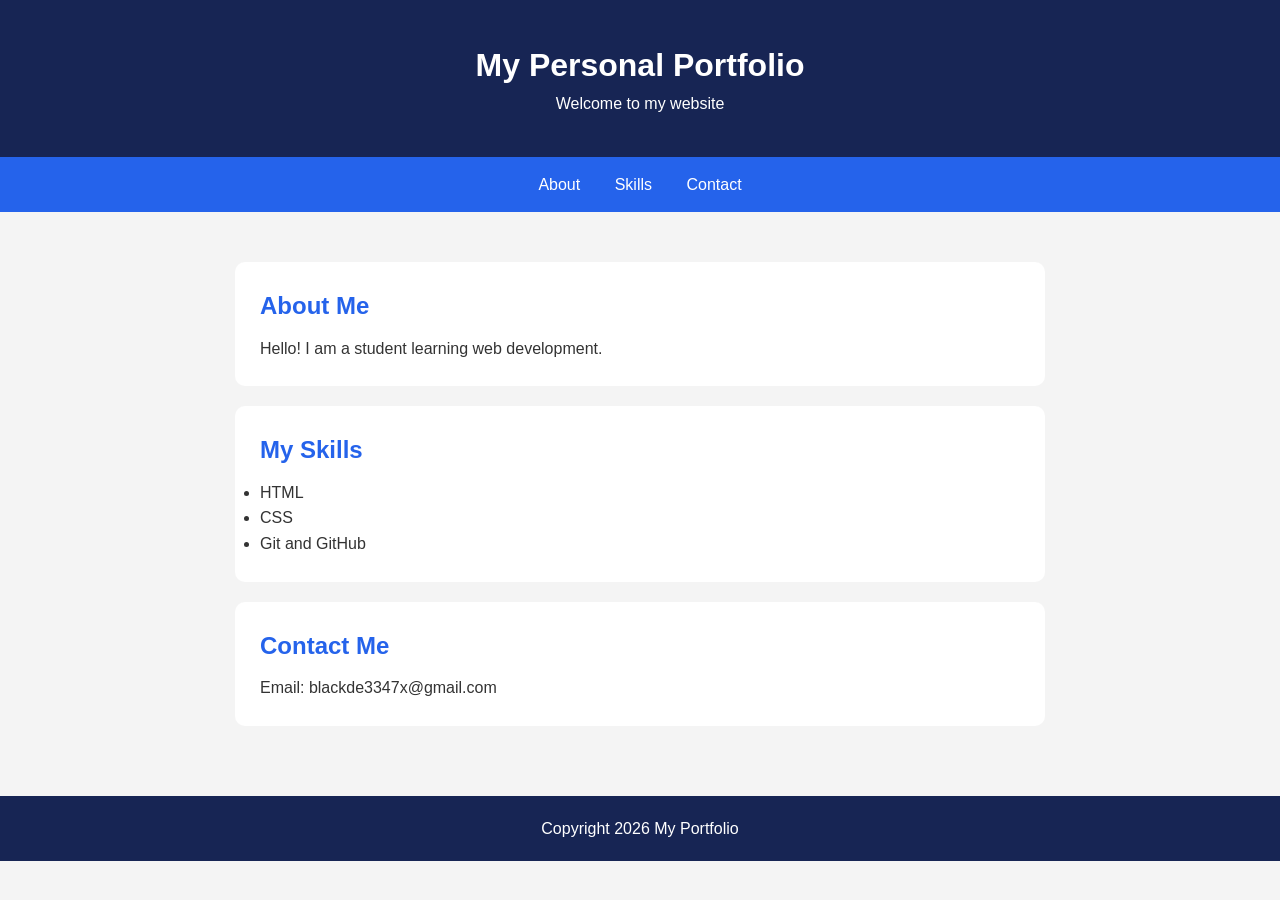
<file: P1/index.html>
<!DOCTYPE html>
<html lang="en">
<head>
    <meta charset="UTF-8">
    <meta name="viewport" content="width=device-width, initial-scale=1.0">
    <title>My Portfolio</title>
    <link rel="stylesheet" href="style.css">
</head>
<body>

    <header>
        <h1>My Personal Portfolio</h1>
        <p>Welcome to my website</p>
    </header>

    <nav>
        <a href="#about">About</a>
        <a href="#skills">Skills</a>
        <a href="#contact">Contact</a>
    </nav>

    <main>
        <section id="about">
            <h2>About Me</h2>
            <p>Hello! I am a student learning web development.</p>
        </section>

        <section id="skills">
            <h2>My Skills</h2>
            <ul>
                <li>HTML</li>
                <li>CSS</li>
                <li>Git and GitHub</li>
            </ul>
        </section>

        <section id="contact">
            <h2>Contact Me</h2>
            <p>Email: blackde3347x@gmail.com</p>
        </section>
    </main>

    <footer>
        <p>Copyright 2026 My Portfolio</p>
    </footer>

</body>
</html>
</file>
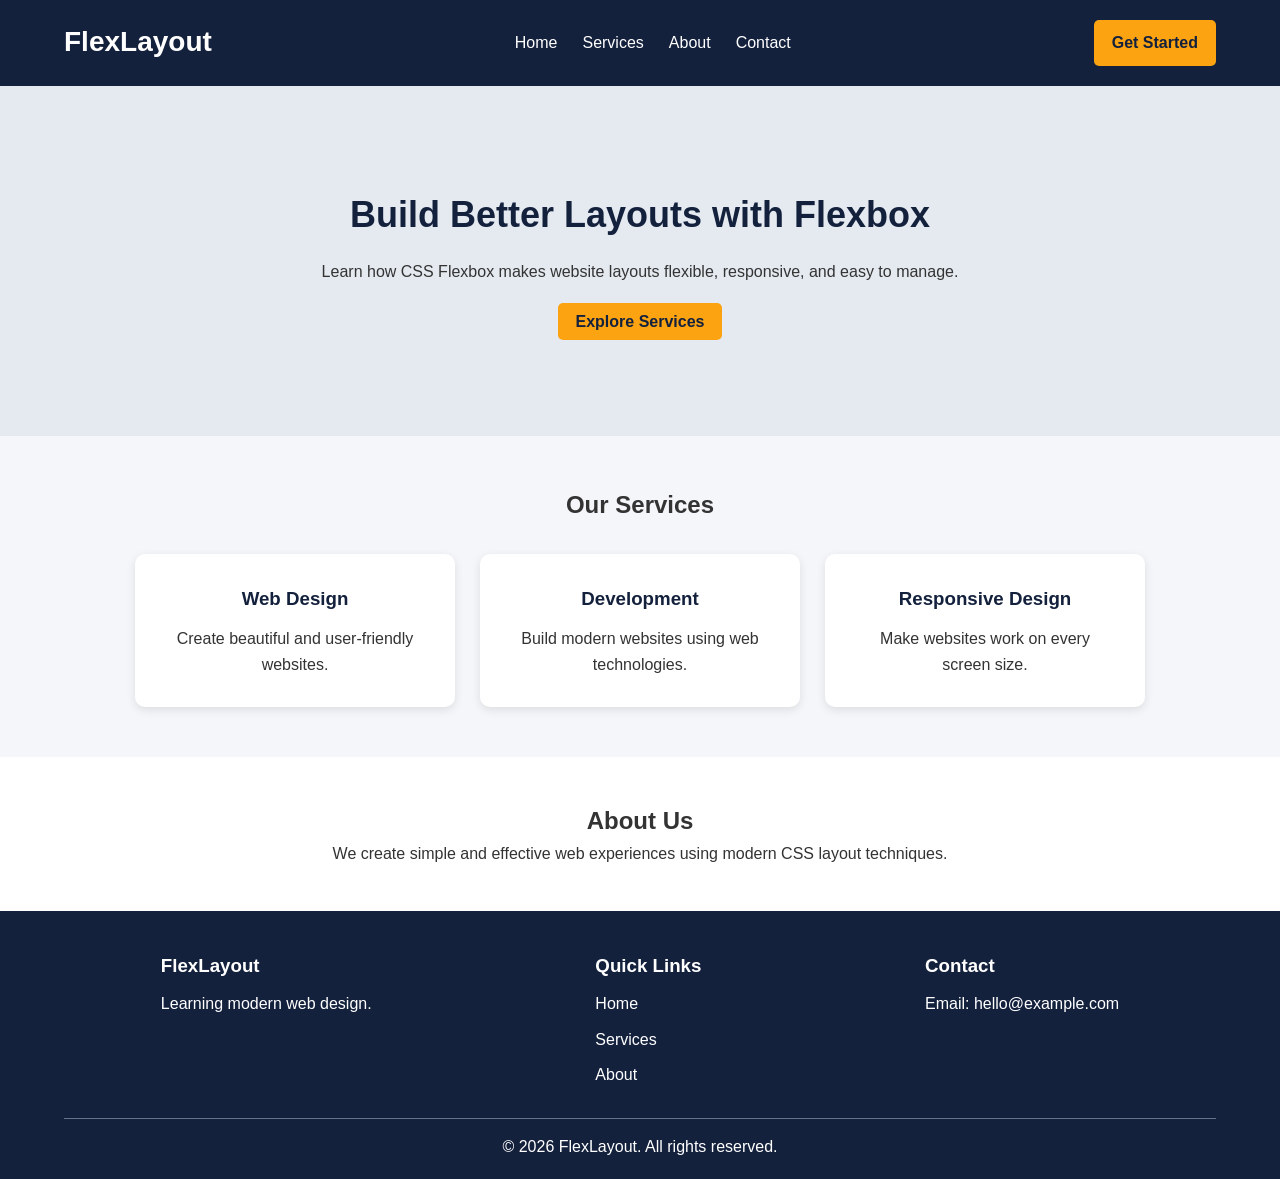
<file: P10/index.html>
<!DOCTYPE html>
<html lang="en">
<head>
    <meta charset="UTF-8">
    <meta name="viewport" content="width=device-width, initial-scale=1.0">
    <title>Advanced Flexbox Layout</title>
    <link rel="stylesheet" href="style.css">
</head>
<body>

    <header class="header">
        <div class="logo">
            <h1>FlexLayout</h1>
        </div>

        <nav class="navbar">
            <a href="#home">Home</a>
            <a href="#services">Services</a>
            <a href="#about">About</a>
            <a href="#contact">Contact</a>
        </nav>

        <a href="#contact" class="header-button">Get Started</a>
    </header>

    <main>
        <section id="home" class="hero">
            <div class="hero-content">
                <h2>Build Better Layouts with Flexbox</h2>
                <p>
                    Learn how CSS Flexbox makes website layouts
                    flexible, responsive, and easy to manage.
                </p>
                <a href="#services" class="button">Explore Services</a>
            </div>
        </section>

        <section id="services" class="services">
            <h2>Our Services</h2>

            <div class="service-container">
                <article class="service-card">
                    <h3>Web Design</h3>
                    <p>Create beautiful and user-friendly websites.</p>
                </article>

                <article class="service-card">
                    <h3>Development</h3>
                    <p>Build modern websites using web technologies.</p>
                </article>

                <article class="service-card">
                    <h3>Responsive Design</h3>
                    <p>Make websites work on every screen size.</p>
                </article>
            </div>
        </section>

        <section id="about" class="about">
            <h2>About Us</h2>
            <p>
                We create simple and effective web experiences
                using modern CSS layout techniques.
            </p>
        </section>
    </main>

    <footer id="contact" class="footer">
        <div class="footer-section">
            <h3>FlexLayout</h3>
            <p>Learning modern web design.</p>
        </div>

        <div class="footer-section">
            <h3>Quick Links</h3>
            <a href="#home">Home</a>
            <a href="#services">Services</a>
            <a href="#about">About</a>
        </div>

        <div class="footer-section">
            <h3>Contact</h3>
            <p>Email: hello@example.com</p>
        </div>

        <div class="copyright">
            <p>&copy; 2026 FlexLayout. All rights reserved.</p>
        </div>
    </footer>

</body>
</html>
</file>
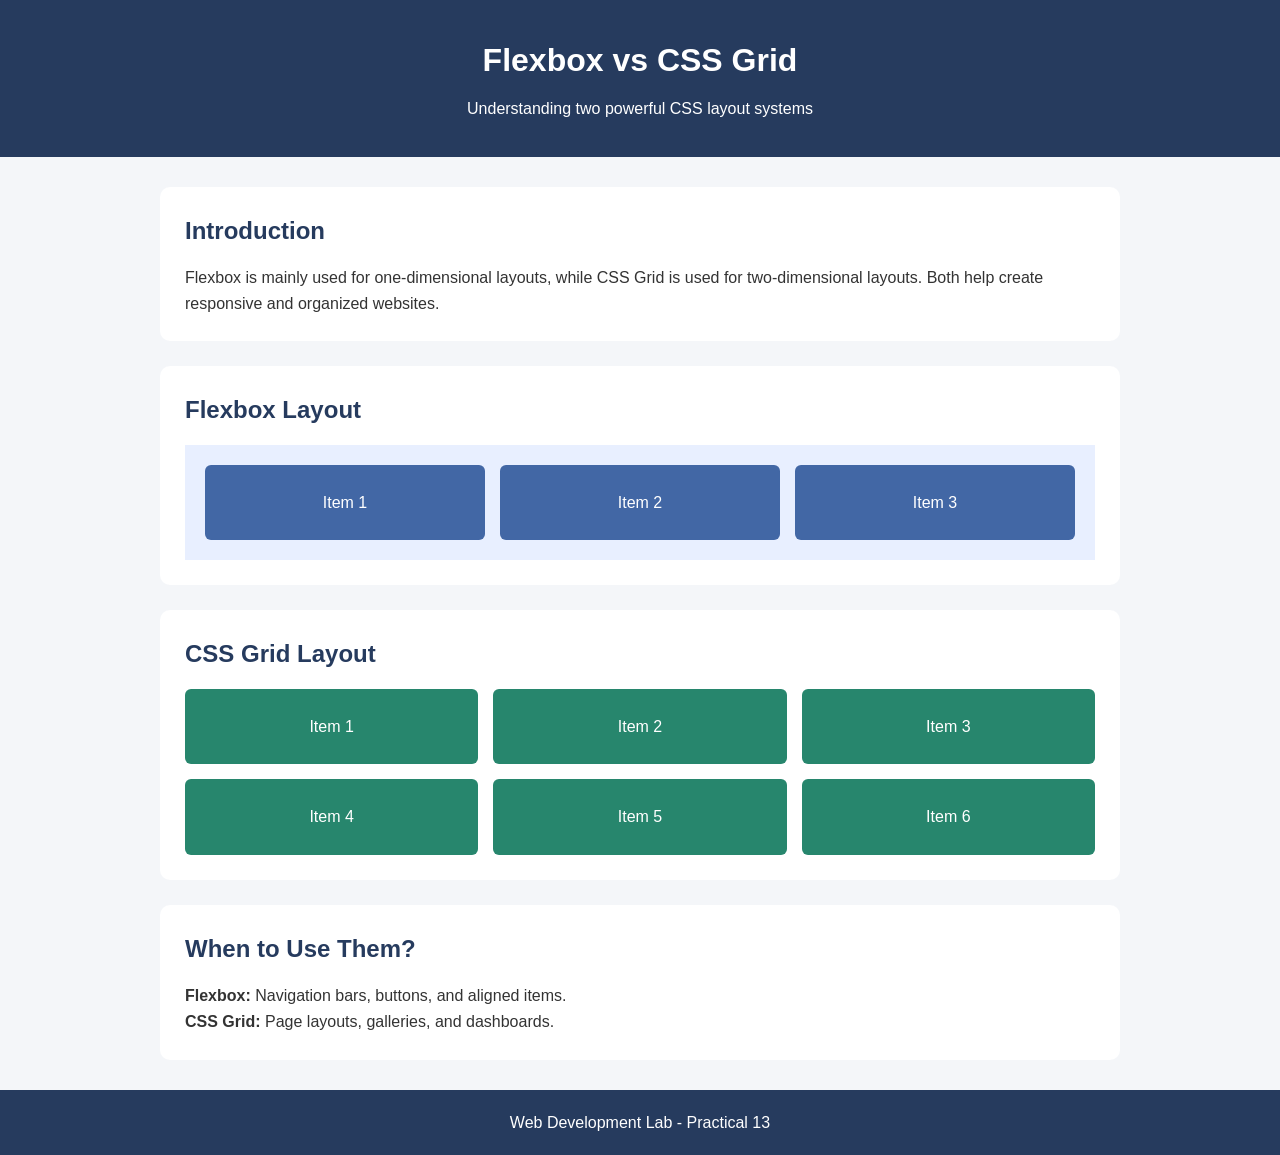
<file: P13/index.html>
<!DOCTYPE html>
<html lang="en">
<head>
    <meta charset="UTF-8">
    <meta name="viewport" content="width=device-width, initial-scale=1.0">
    <title>Flexbox vs CSS Grid</title>
    <link rel="stylesheet" href="style.css">
</head>
<body>

    <header>
        <h1>Flexbox vs CSS Grid</h1>
        <p>Understanding two powerful CSS layout systems</p>
    </header>

    <main>
        <section class="intro">
            <h2>Introduction</h2>
            <p>
                Flexbox is mainly used for one-dimensional layouts,
                while CSS Grid is used for two-dimensional layouts.
                Both help create responsive and organized websites.
            </p>
        </section>

        <section class="comparison">
            <h2>Flexbox Layout</h2>
            <div class="flex-container">
                <div>Item 1</div>
                <div>Item 2</div>
                <div>Item 3</div>
            </div>
        </section>

        <section class="comparison">
            <h2>CSS Grid Layout</h2>
            <div class="grid-container">
                <div>Item 1</div>
                <div>Item 2</div>
                <div>Item 3</div>
                <div>Item 4</div>
                <div>Item 5</div>
                <div>Item 6</div>
            </div>
        </section>

        <section class="conclusion">
            <h2>When to Use Them?</h2>
            <p><strong>Flexbox:</strong> Navigation bars, buttons, and aligned items.</p>
            <p><strong>CSS Grid:</strong> Page layouts, galleries, and dashboards.</p>
        </section>
    </main>

    <footer>
        <p>Web Development Lab - Practical 13</p>
    </footer>

</body>
</html>
</file>
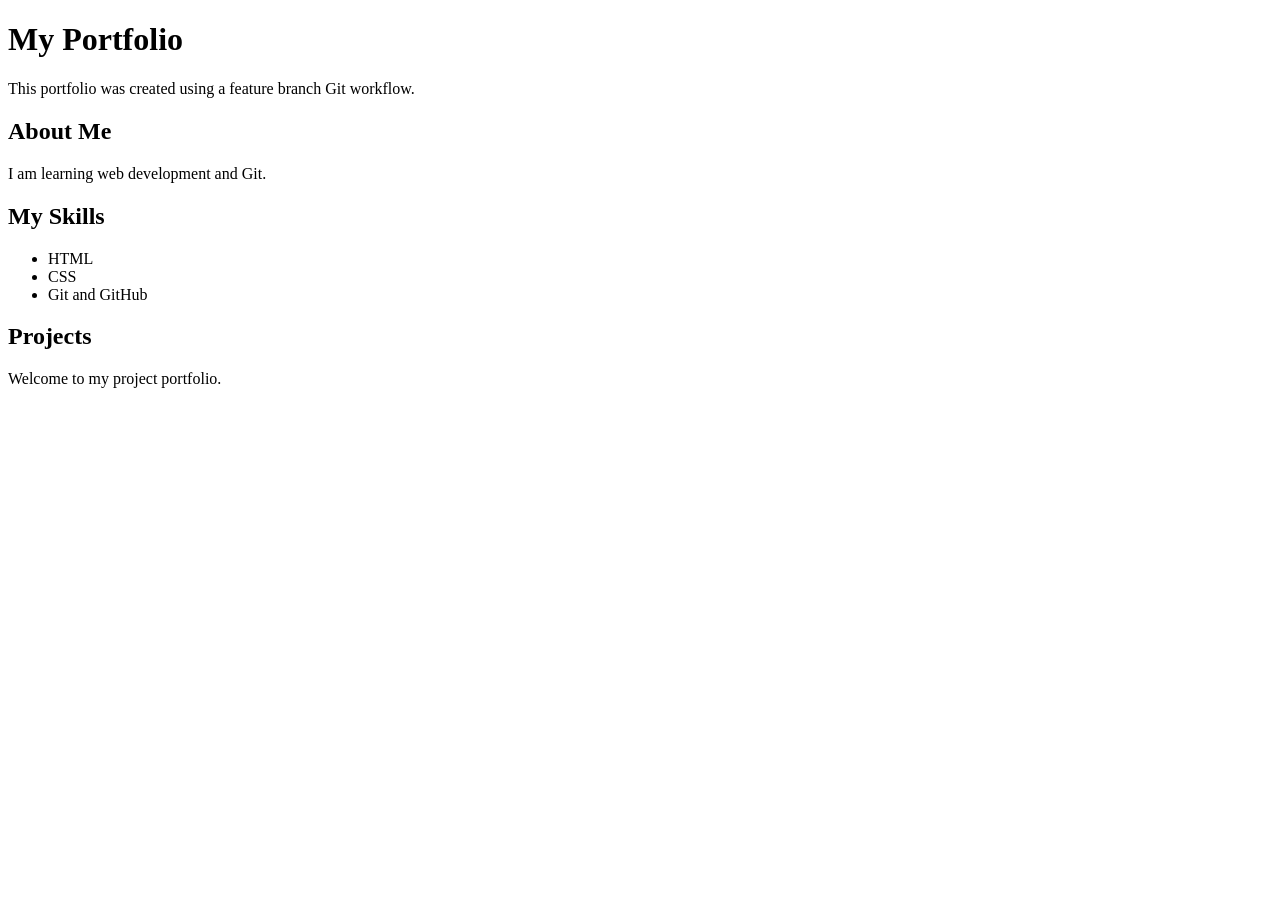
<file: P3/index.html>
<!DOCTYPE html>
<html lang="en">
<head>
    <meta charset="UTF-8">
    <meta name="viewport" content="width=device-width, initial-scale=1.0">
    <title>P3 Feature Branch Workflow</title>
</head>
<body>
    <h1>My Portfolio</h1>
    <p>This portfolio was created using a feature branch Git workflow.</p>

    <h2>About Me</h2>
    <p>I am learning web development and Git.</p>

    <h2>My Skills</h2>
    <ul>
        <li>HTML</li>
        <li>CSS</li>
        <li>Git and GitHub</li>
    </ul>

    <h2>Projects</h2>
    <p>Welcome to my project portfolio.</p>
</body>
</html>
</file>
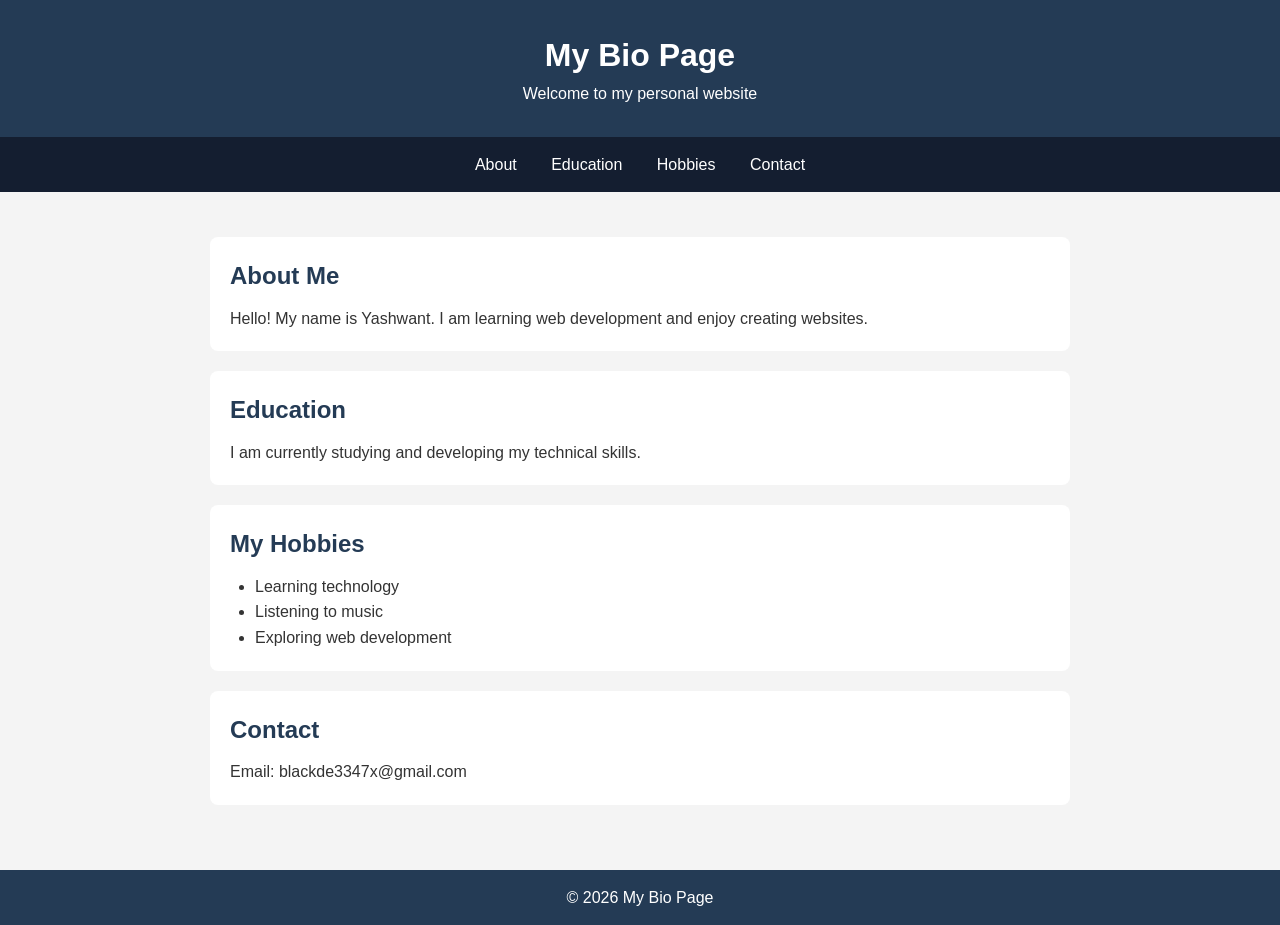
<file: P5/index.html>
<!DOCTYPE html>
<html lang="en">
<head>
    <meta charset="UTF-8">
    <meta name="viewport" content="width=device-width, initial-scale=1.0">
    <title>My Bio Page</title>
    <link rel="stylesheet" href="style.css">
</head>
<body>

    <header>
        <h1>My Bio Page</h1>
        <p>Welcome to my personal website</p>
    </header>

    <nav>
        <a href="#about">About</a>
        <a href="#education">Education</a>
        <a href="#hobbies">Hobbies</a>
        <a href="#contact">Contact</a>
    </nav>

    <main>
        <section id="about">
            <h2>About Me</h2>
            <p>Hello! My name is Yashwant. I am learning web development and enjoy creating websites.</p>
        </section>

        <section id="education">
            <h2>Education</h2>
            <p>I am currently studying and developing my technical skills.</p>
        </section>

        <section id="hobbies">
            <h2>My Hobbies</h2>
            <ul>
                <li>Learning technology</li>
                <li>Listening to music</li>
                <li>Exploring web development</li>
            </ul>
        </section>

        <section id="contact">
            <h2>Contact</h2>
            <p>Email: blackde3347x@gmail.com</p>
        </section>
    </main>

    <footer>
        <p>&copy; 2026 My Bio Page</p>
    </footer>

</body>
</html>
</file>
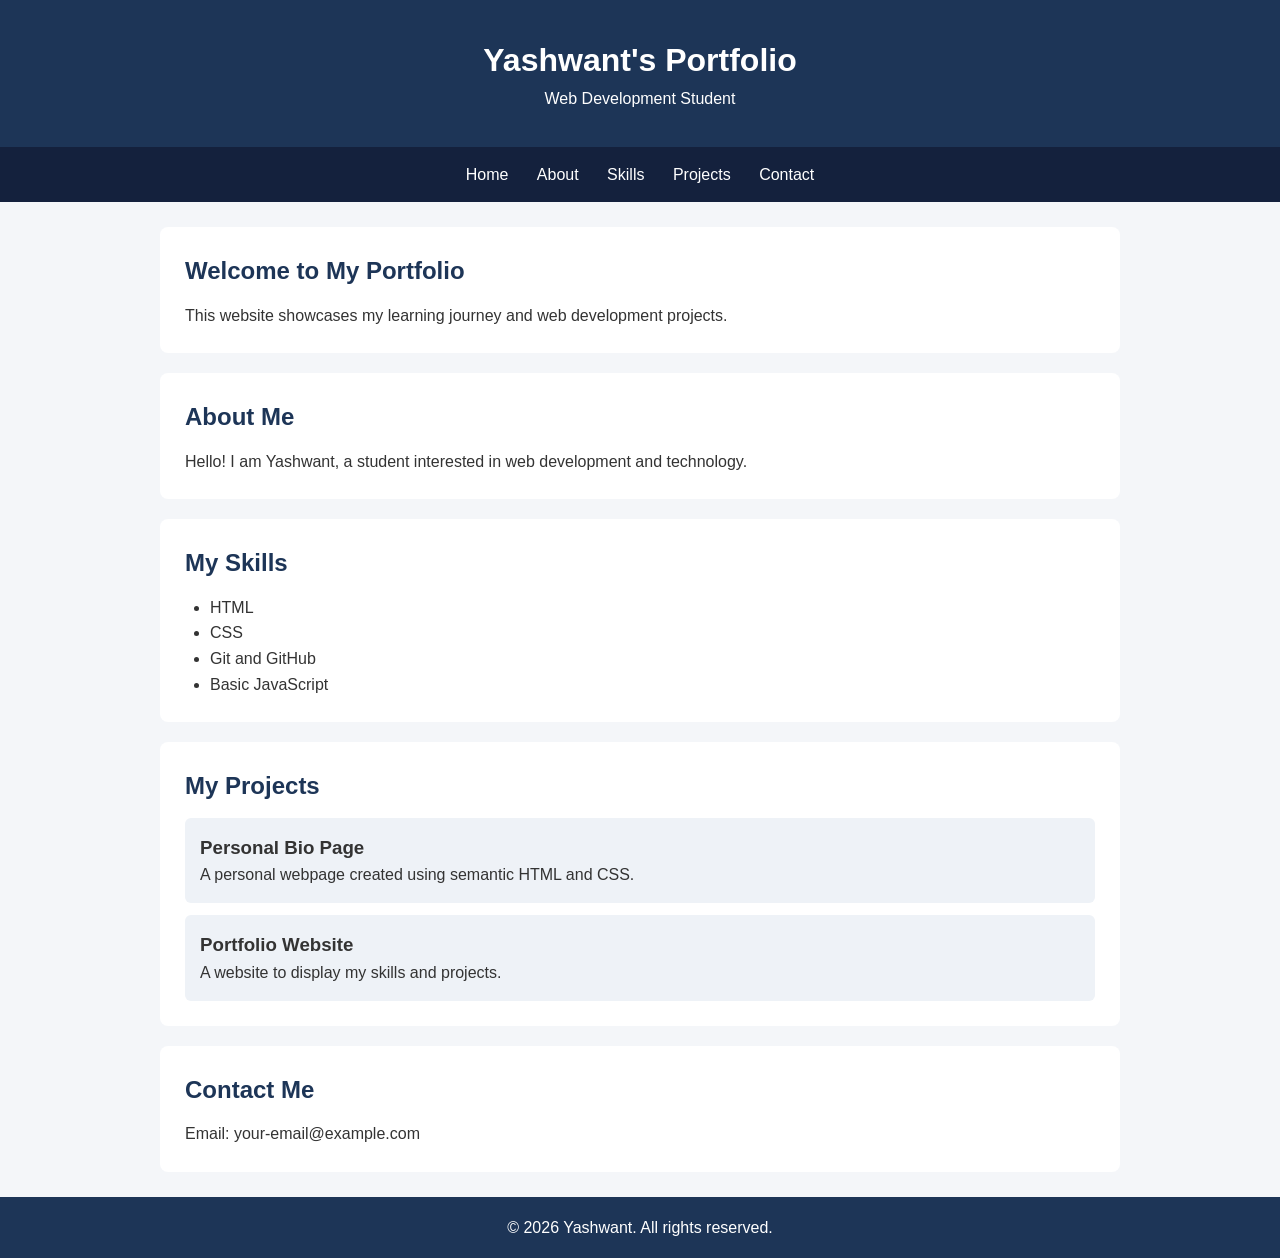
<file: P6/index.html>
<!DOCTYPE html>
<html lang="en">
<head>
    <meta charset="UTF-8">
    <meta name="viewport" content="width=device-width, initial-scale=1.0">
    <title>My Portfolio</title>
    <link rel="stylesheet" href="style.css">
</head>
<body>

    <header>
        <h1>Yashwant's Portfolio</h1>
        <p>Web Development Student</p>
    </header>

    <nav>
        <a href="#home">Home</a>
        <a href="#about">About</a>
        <a href="#skills">Skills</a>
        <a href="#projects">Projects</a>
        <a href="#contact">Contact</a>
    </nav>

    <main>
        <section id="home">
            <h2>Welcome to My Portfolio</h2>
            <p>This website showcases my learning journey and web development projects.</p>
        </section>

        <section id="about">
            <h2>About Me</h2>
            <p>Hello! I am Yashwant, a student interested in web development and technology.</p>
        </section>

        <section id="skills">
            <h2>My Skills</h2>
            <ul>
                <li>HTML</li>
                <li>CSS</li>
                <li>Git and GitHub</li>
                <li>Basic JavaScript</li>
            </ul>
        </section>

        <section id="projects">
            <h2>My Projects</h2>

            <article>
                <h3>Personal Bio Page</h3>
                <p>A personal webpage created using semantic HTML and CSS.</p>
            </article>

            <article>
                <h3>Portfolio Website</h3>
                <p>A website to display my skills and projects.</p>
            </article>
        </section>

        <section id="contact">
            <h2>Contact Me</h2>
            <p>Email: your-email@example.com</p>
        </section>
    </main>

    <footer>
        <p>&copy; 2026 Yashwant. All rights reserved.</p>
    </footer>

</body>
</html>
</file>
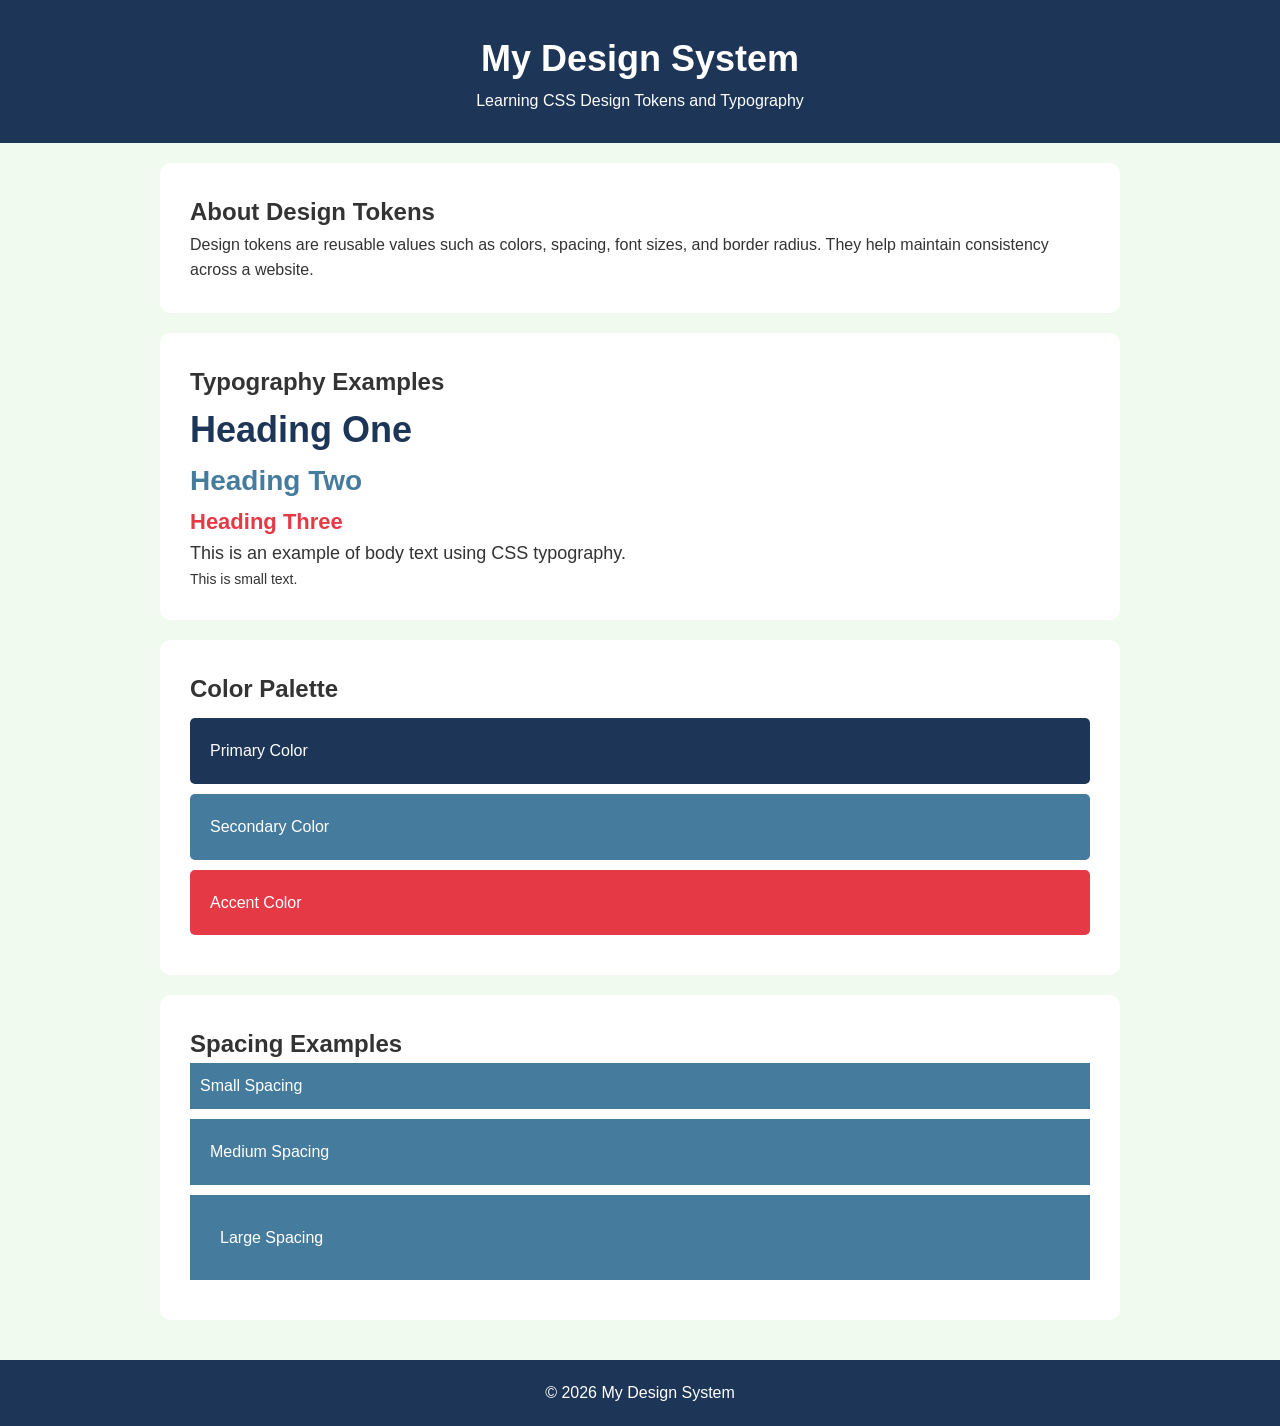
<file: P7/index.html>
<!DOCTYPE html>
<html lang="en">
<head>
    <meta charset="UTF-8">
    <meta name="viewport" content="width=device-width, initial-scale=1.0">
    <title>CSS Design Tokens and Typography</title>
    <link rel="stylesheet" href="style.css">
</head>
<body>

    <header class="header">
        <h1>My Design System</h1>
        <p>Learning CSS Design Tokens and Typography</p>
    </header>

    <main class="container">

        <section class="card">
            <h2>About Design Tokens</h2>
            <p>
                Design tokens are reusable values such as colors,
                spacing, font sizes, and border radius.
                They help maintain consistency across a website.
            </p>
        </section>

        <section class="card">
            <h2>Typography Examples</h2>
            <h1 class="heading-one">Heading One</h1>
            <h2 class="heading-two">Heading Two</h2>
            <h3 class="heading-three">Heading Three</h3>
            <p class="body-text">
                This is an example of body text using CSS typography.
            </p>
            <p class="small-text">This is small text.</p>
        </section>

        <section class="card">
            <h2>Color Palette</h2>
            <div class="color-box primary">Primary Color</div>
            <div class="color-box secondary">Secondary Color</div>
            <div class="color-box accent">Accent Color</div>
        </section>

        <section class="card">
            <h2>Spacing Examples</h2>
            <div class="spacing-box">Small Spacing</div>
            <div class="spacing-box medium">Medium Spacing</div>
            <div class="spacing-box large">Large Spacing</div>
        </section>

    </main>

    <footer class="footer">
        <p>&copy; 2026 My Design System</p>
    </footer>

</body>
</html>
</file>
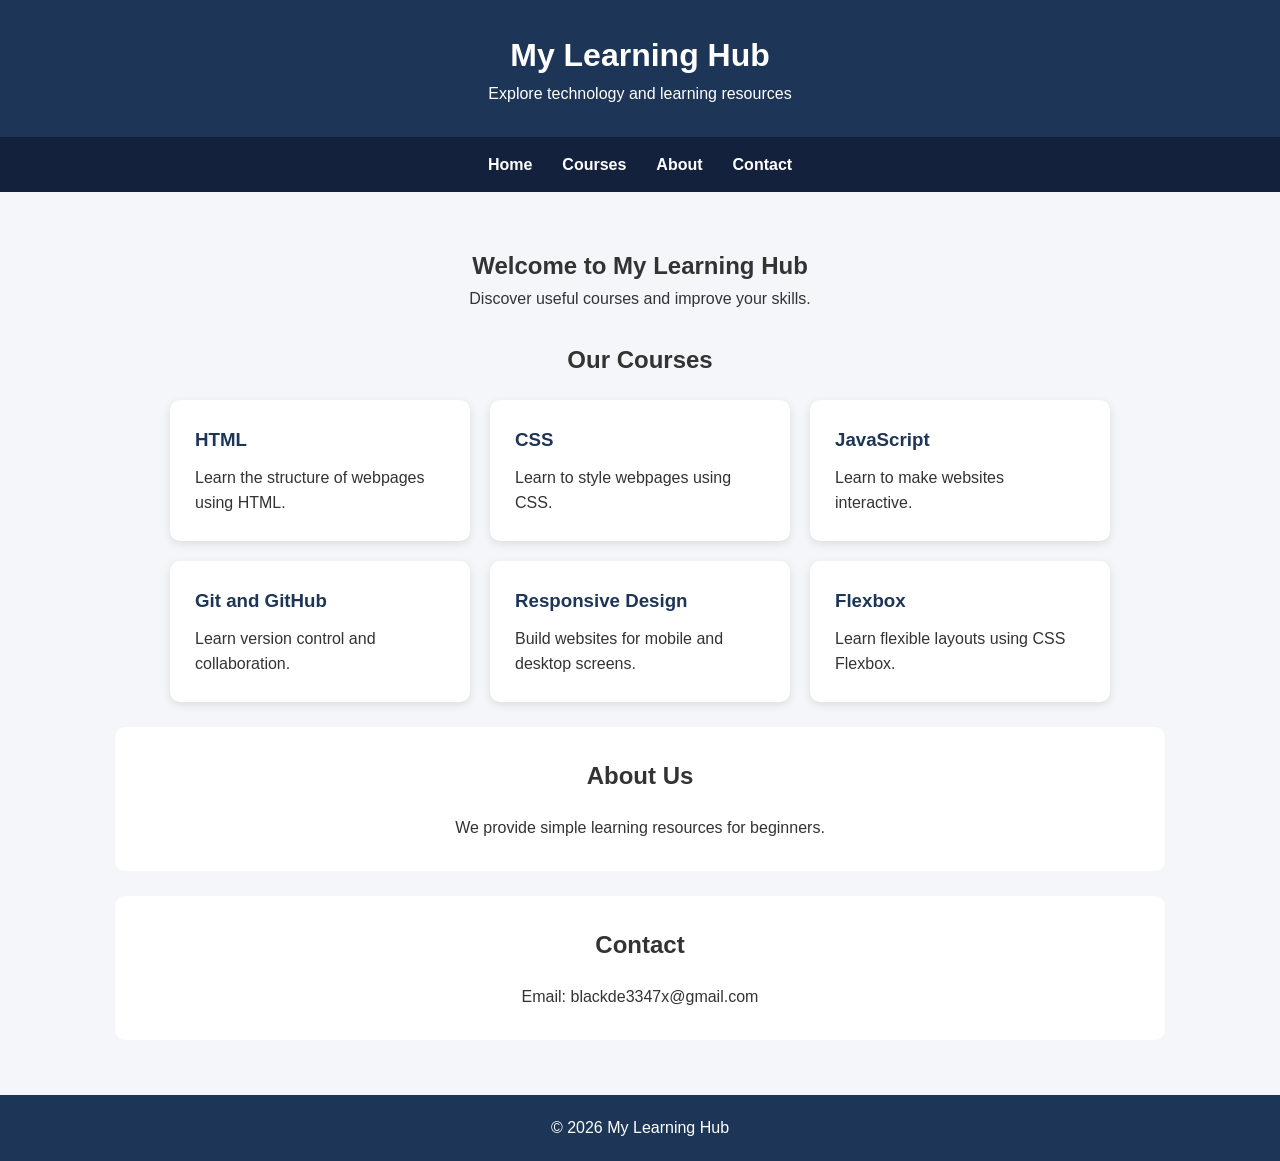
<file: P9/index.html>
<!DOCTYPE html>
<html lang="en">
<head>
    <meta charset="UTF-8">
    <meta name="viewport" content="width=device-width, initial-scale=1.0">
    <title>Responsive Navbar and Card Grid</title>
    <link rel="stylesheet" href="style.css">
</head>
<body>

    <header>
        <h1>My Learning Hub</h1>
        <p>Explore technology and learning resources</p>
    </header>

    <nav class="navbar">
        <a href="#home">Home</a>
        <a href="#courses">Courses</a>
        <a href="#about">About</a>
        <a href="#contact">Contact</a>
    </nav>

    <main>
        <section id="home" class="intro">
            <h2>Welcome to My Learning Hub</h2>
            <p>Discover useful courses and improve your skills.</p>
        </section>

        <section id="courses">
            <h2>Our Courses</h2>

            <div class="card-container">
                <article class="card">
                    <h3>HTML</h3>
                    <p>Learn the structure of webpages using HTML.</p>
                </article>

                <article class="card">
                    <h3>CSS</h3>
                    <p>Learn to style webpages using CSS.</p>
                </article>

                <article class="card">
                    <h3>JavaScript</h3>
                    <p>Learn to make websites interactive.</p>
                </article>

                <article class="card">
                    <h3>Git and GitHub</h3>
                    <p>Learn version control and collaboration.</p>
                </article>

                <article class="card">
                    <h3>Responsive Design</h3>
                    <p>Build websites for mobile and desktop screens.</p>
                </article>

                <article class="card">
                    <h3>Flexbox</h3>
                    <p>Learn flexible layouts using CSS Flexbox.</p>
                </article>
            </div>
        </section>

        <section id="about" class="content-section">
            <h2>About Us</h2>
            <p>We provide simple learning resources for beginners.</p>
        </section>

        <section id="contact" class="content-section">
            <h2>Contact</h2>
            <p>Email: blackde3347x@gmail.com</p>
        </section>
    </main>

    <footer>
        <p>&copy; 2026 My Learning Hub</p>
    </footer>

</body>
</html>
</file>
<file: P1/style.css>
* {
    margin: 0;
    padding: 0;
    box-sizing: border-box;
}

body {
    font-family: Arial, sans-serif;
    background-color: #f4f4f4;
    color: #333;
    line-height: 1.6;
}

header {
    background-color: #172554;
    color: white;
    text-align: center;
    padding: 40px;
}

nav {
    background-color: #2563eb;
    padding: 15px;
    text-align: center;
}

nav a {
    color: white;
    text-decoration: none;
    margin: 15px;
}

main {
    max-width: 850px;
    margin: 30px auto;
    padding: 20px;
}

section {
    background-color: white;
    padding: 25px;
    margin-bottom: 20px;
    border-radius: 10px;
}

h2 {
    color: #2563eb;
    margin-bottom: 10px;
}

footer {
    background-color: #172554;
    color: white;
    text-align: center;
    padding: 20px;
}
</file>
<file: P10/style.css>
* {
    margin: 0;
    padding: 0;
    box-sizing: border-box;
}

html {
    scroll-behavior: smooth;
}

body {
    font-family: Arial, sans-serif;
    line-height: 1.6;
    color: #333;
    background-color: #f4f6f9;
}

/* Header Flexbox */
.header {
    display: flex;
    justify-content: space-between;
    align-items: center;
    flex-wrap: wrap;
    gap: 20px;
    padding: 20px 5%;
    background-color: #14213d;
    color: white;
}

.logo h1 {
    font-size: 28px;
}

.navbar {
    display: flex;
    gap: 25px;
}

.navbar a {
    color: white;
    text-decoration: none;
}

.navbar a:hover {
    color: #fca311;
}

.header-button,
.button {
    background-color: #fca311;
    color: #14213d;
    text-decoration: none;
    padding: 10px 18px;
    border-radius: 5px;
    font-weight: bold;
}

/* Hero Section */
.hero {
    min-height: 350px;
    display: flex;
    justify-content: center;
    align-items: center;
    text-align: center;
    padding: 40px 20px;
    background-color: #e5eaf1;
}

.hero-content {
    max-width: 650px;
}

.hero h2 {
    font-size: 36px;
    color: #14213d;
    margin-bottom: 15px;
}

.hero p {
    margin-bottom: 25px;
}

/* Services Section */
.services {
    padding: 50px 5%;
    text-align: center;
}

.services h2 {
    margin-bottom: 30px;
}

.service-container {
    display: flex;
    justify-content: center;
    align-items: stretch;
    flex-wrap: wrap;
    gap: 25px;
}

.service-card {
    flex: 1 1 250px;
    max-width: 320px;
    background-color: white;
    padding: 30px;
    border-radius: 10px;
    box-shadow: 0 3px 10px rgba(0, 0, 0, 0.1);
}

.service-card h3 {
    color: #14213d;
    margin-bottom: 12px;
}

/* About Section */
.about {
    padding: 45px 20px;
    text-align: center;
    background-color: white;
}

/* Footer Flexbox */
.footer {
    display: flex;
    justify-content: space-around;
    align-items: flex-start;
    flex-wrap: wrap;
    gap: 30px;
    padding: 40px 5% 20px;
    background-color: #14213d;
    color: white;
}

.footer-section {
    display: flex;
    flex-direction: column;
    gap: 10px;
}

.footer-section a {
    color: white;
    text-decoration: none;
}

.footer-section a:hover {
    color: #fca311;
}

.copyright {
    flex-basis: 100%;
    text-align: center;
    border-top: 1px solid #65738a;
    padding-top: 15px;
}

/* Responsive Design */
@media (max-width: 700px) {
    .header {
        flex-direction: column;
        text-align: center;
    }

    .navbar {
        flex-wrap: wrap;
        justify-content: center;
    }

    .hero h2 {
        font-size: 28px;
    }

    .footer {
        flex-direction: column;
        align-items: center;
        text-align: center;
    }

    .footer-section {
        align-items: center;
    }
}
</file>
<file: P13/style.css>
* {
    margin: 0;
    padding: 0;
    box-sizing: border-box;
}

body {
    font-family: Arial, sans-serif;
    background: #f4f6f9;
    color: #333;
    line-height: 1.6;
}

header {
    background: #263b5e;
    color: white;
    text-align: center;
    padding: 35px 20px;
}

header h1 {
    margin-bottom: 10px;
}

main {
    max-width: 1000px;
    margin: 30px auto;
    padding: 0 20px;
}

section {
    background: white;
    padding: 25px;
    margin-bottom: 25px;
    border-radius: 10px;
}

h2 {
    color: #263b5e;
    margin-bottom: 15px;
}

/* Flexbox example */
.flex-container {
    display: flex;
    justify-content: space-around;
    align-items: center;
    gap: 15px;
    background: #e8efff;
    padding: 20px;
}

.flex-container div {
    background: #4267a5;
    color: white;
    padding: 25px;
    text-align: center;
    flex: 1;
    border-radius: 6px;
}

/* Grid example */
.grid-container {
    display: grid;
    grid-template-columns: repeat(3, 1fr);
    gap: 15px;
}

.grid-container div {
    background: #27866d;
    color: white;
    padding: 25px;
    text-align: center;
    border-radius: 6px;
}

footer {
    background: #263b5e;
    color: white;
    text-align: center;
    padding: 20px;
}

/* Responsive layout */
@media (max-width: 600px) {
    .flex-container {
        flex-direction: column;
    }

    .flex-container div {
        width: 100%;
    }

    .grid-container {
        grid-template-columns: repeat(2, 1fr);
    }
}
</file>
<file: P5/style.css>
* {
    margin: 0;
    padding: 0;
    box-sizing: border-box;
}

body {
    font-family: Arial, sans-serif;
    background-color: #f4f4f4;
    color: #333;
    line-height: 1.6;
}

header {
    background-color: #243b55;
    color: white;
    text-align: center;
    padding: 30px;
}

nav {
    background-color: #141e30;
    text-align: center;
    padding: 15px;
}

nav a {
    color: white;
    text-decoration: none;
    margin: 0 15px;
}

nav a:hover {
    color: #ffd700;
}

main {
    max-width: 900px;
    margin: 25px auto;
    padding: 20px;
}

section {
    background-color: white;
    padding: 20px;
    margin-bottom: 20px;
    border-radius: 8px;
}

h2 {
    color: #243b55;
    margin-bottom: 10px;
}

ul {
    padding-left: 25px;
}

footer {
    background-color: #243b55;
    color: white;
    text-align: center;
    padding: 15px;
}
</file>
<file: P6/style.css>
* {
    margin: 0;
    padding: 0;
    box-sizing: border-box;
}

body {
    font-family: Arial, sans-serif;
    line-height: 1.6;
    background-color: #f4f6f9;
    color: #333;
}

header {
    background-color: #1d3557;
    color: white;
    text-align: center;
    padding: 35px 20px;
}

nav {
    background-color: #14213d;
    text-align: center;
    padding: 15px;
}

nav a {
    color: white;
    text-decoration: none;
    margin: 0 12px;
}

nav a:hover {
    color: #fca311;
}

main {
    max-width: 1000px;
    margin: 25px auto;
    padding: 0 20px;
}

section {
    background: white;
    margin-bottom: 20px;
    padding: 25px;
    border-radius: 8px;
}

h2 {
    color: #1d3557;
    margin-bottom: 12px;
}

ul {
    padding-left: 25px;
}

article {
    background-color: #eef2f7;
    margin-top: 12px;
    padding: 15px;
    border-radius: 6px;
}

footer {
    background-color: #1d3557;
    color: white;
    text-align: center;
    padding: 18px;
}
</file>
<file: P7/style.css>
/* CSS Design Tokens */
:root {
    --primary-color: #1d3557;
    --secondary-color: #457b9d;
    --accent-color: #e63946;
    --background-color: #f1faee;
    --text-color: #333333;

    --font-family: Arial, sans-serif;

    --font-small: 14px;
    --font-medium: 18px;
    --font-large: 28px;
    --font-heading: 36px;

    --space-small: 10px;
    --space-medium: 20px;
    --space-large: 30px;

    --border-radius: 10px;
}

/* General Styling */
* {
    margin: 0;
    padding: 0;
    box-sizing: border-box;
}

body {
    font-family: var(--font-family);
    background-color: var(--background-color);
    color: var(--text-color);
    line-height: 1.6;
}

/* Header */
.header {
    background-color: var(--primary-color);
    color: white;
    text-align: center;
    padding: var(--space-large);
}

.header h1 {
    font-size: var(--font-heading);
}

/* Main Container */
.container {
    max-width: 1000px;
    margin: auto;
    padding: var(--space-medium);
}

/* Cards */
.card {
    background: white;
    padding: var(--space-large);
    margin-bottom: var(--space-medium);
    border-radius: var(--border-radius);
}

/* Typography */
.heading-one {
    font-size: var(--font-heading);
    color: var(--primary-color);
}

.heading-two {
    font-size: var(--font-large);
    color: var(--secondary-color);
}

.heading-three {
    font-size: 22px;
    color: var(--accent-color);
}

.body-text {
    font-size: var(--font-medium);
}

.small-text {
    font-size: var(--font-small);
}

/* Color Palette */
.color-box {
    padding: var(--space-medium);
    margin: var(--space-small) 0;
    color: white;
    border-radius: 5px;
}

.primary {
    background-color: var(--primary-color);
}

.secondary {
    background-color: var(--secondary-color);
}

.accent {
    background-color: var(--accent-color);
}

/* Spacing Examples */
.spacing-box {
    background-color: var(--secondary-color);
    color: white;
    padding: var(--space-small);
    margin-bottom: var(--space-small);
}

.medium {
    padding: var(--space-medium);
}

.large {
    padding: var(--space-large);
}

/* Footer */
.footer {
    background-color: var(--primary-color);
    color: white;
    text-align: center;
    padding: var(--space-medium);
}
</file>
<file: P9/style.css>
* {
    margin: 0;
    padding: 0;
    box-sizing: border-box;
}

html {
    scroll-behavior: smooth;
}

body {
    font-family: Arial, sans-serif;
    line-height: 1.6;
    background-color: #f4f6f9;
    color: #333;
}

header {
    background-color: #1d3557;
    color: white;
    text-align: center;
    padding: 30px;
}

.navbar {
    display: flex;
    justify-content: center;
    align-items: center;
    gap: 30px;
    background-color: #14213d;
    padding: 15px;
}

.navbar a {
    color: white;
    text-decoration: none;
    font-weight: bold;
}

.navbar a:hover {
    color: #fca311;
}

main {
    max-width: 1100px;
    margin: auto;
    padding: 25px;
}

.intro {
    text-align: center;
    padding: 30px 10px;
}

#courses h2,
.content-section h2 {
    text-align: center;
    margin-bottom: 20px;
}

.card-container {
    display: flex;
    flex-wrap: wrap;
    justify-content: center;
    gap: 20px;
}

.card {
    background-color: white;
    width: 300px;
    padding: 25px;
    border-radius: 10px;
    box-shadow: 0 3px 10px rgba(0, 0, 0, 0.1);
    transition: transform 0.3s;
}

.card:hover {
    transform: translateY(-5px);
}

.card h3 {
    color: #1d3557;
    margin-bottom: 10px;
}

.content-section {
    background-color: white;
    text-align: center;
    padding: 30px;
    margin-top: 25px;
    border-radius: 10px;
}

footer {
    background-color: #1d3557;
    color: white;
    text-align: center;
    padding: 20px;
    margin-top: 30px;
}

/* Tablet and mobile responsive design */
@media (max-width: 768px) {
    .navbar {
        flex-wrap: wrap;
        gap: 15px;
    }

    .card {
        width: calc(50% - 10px);
    }
}

@media (max-width: 480px) {
    header h1 {
        font-size: 24px;
    }

    .navbar {
        flex-direction: column;
        gap: 10px;
    }

    .card {
        width: 100%;
    }

    main {
        padding: 15px;
    }
}
</file>
